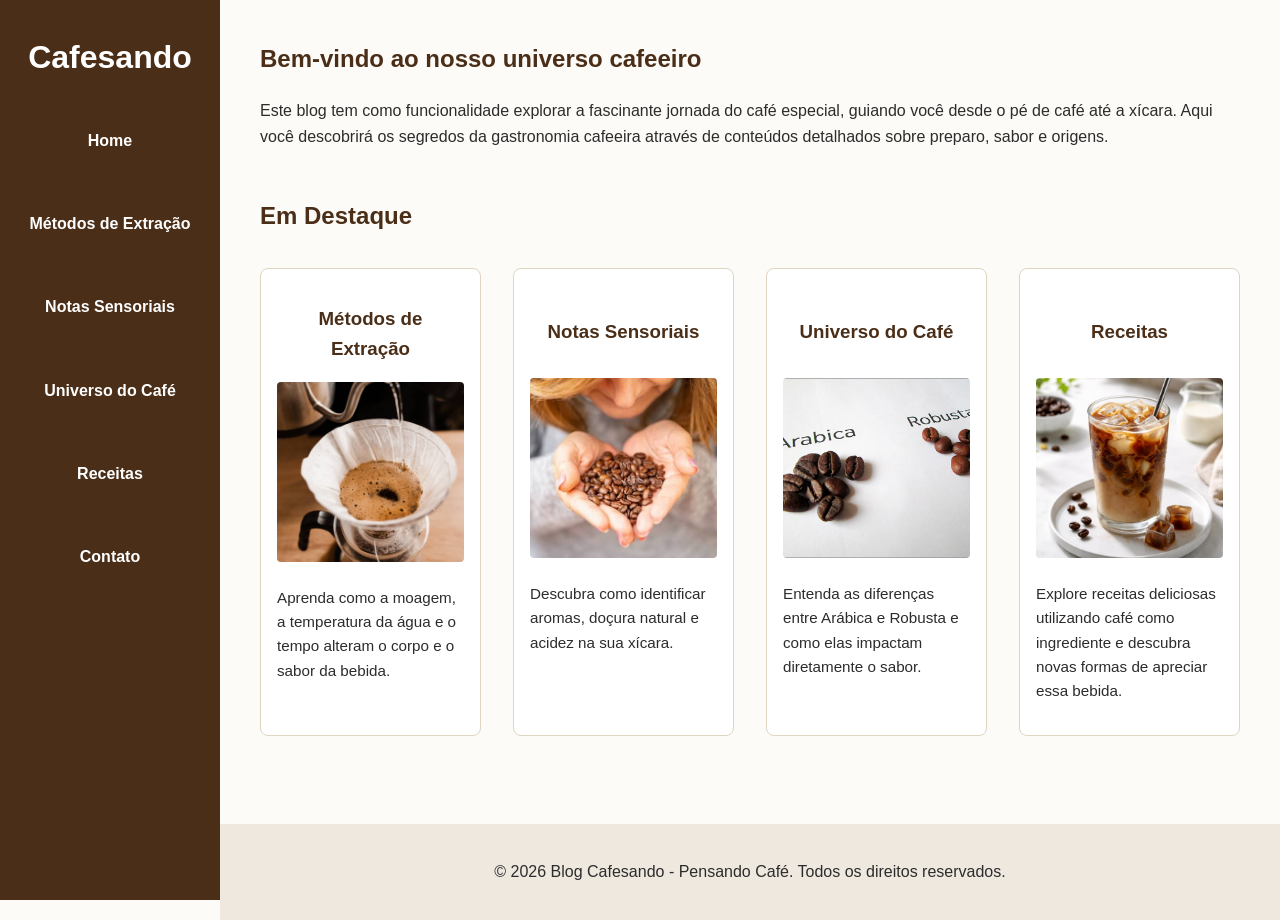
<file: index.html>
<!DOCTYPE html>
<html lang="pt-br">

<head>
    <meta charset="UTF-8">
    <meta name="viewport" content="width=device-width, initial-scale=1.0">
    <title>Home - Cafesando</title>
    <link rel="icon" type="image/png" href="img/favicon.png">
    <link rel="stylesheet" href="style.css">
</head>

<body>

    <div class="layout-site">

        <!-- menu lateral -->
        <header class="menu-lateral">
            <h1>Cafesando</h1>

            <nav>
                <ul>
                    <li><a href="index.html">Home</a></li>
                    <li><a href="extracao.html">Métodos de Extração</a></li>
                    <li><a href="sensorial.html">Notas Sensoriais</a></li>
                    <li><a href="especies.html">Universo do Café</a></li>
                    <li><a href="receitas.html">Receitas</a></li>
                    <li><a href="contato.html">Contato</a></li>
                </ul>
            </nav>
        </header>

        <!-- conteúdo principal -->
        <main class="conteudo-principal">

            <section>
                <h2>Bem-vindo ao nosso universo cafeeiro</h2>

                <p>
                    Este blog tem como funcionalidade explorar a fascinante
                    jornada do café especial, guiando você desde o pé de café
                    até a xícara. Aqui você descobrirá os segredos da gastronomia
                    cafeeira através de conteúdos detalhados sobre preparo,
                    sabor e origens.
                </p>
            </section>

            <section>
                <h2>Em Destaque</h2>

                <div class="destaques-container">

                    <!-- destaque 1 -->
                    <div class="card-destaque">
                        <h3>Métodos de Extração</h3>

                        <a href="extracao.html">
                            <img src="img/v60.jpg"
                                 alt="Métodos de Extração de Café">
                        </a>

                        <p>
                            Aprenda como a moagem, a temperatura da água
                            e o tempo alteram o corpo e o sabor da bebida.
                        </p>
                    </div>

                    <!-- destaque 2 -->
                    <div class="card-destaque">
                        <h3>Notas Sensoriais</h3>

                        <a href="sensorial.html">
                            <img src="img/notas.jpg"
                                 alt="Notas Sensoriais do Café">
                        </a>

                        <p>
                            Descubra como identificar aromas, doçura
                            natural e acidez na sua xícara.
                        </p>
                    </div>

                    <!-- destaque 3 -->
                    <div class="card-destaque">
                        <h3>Universo do Café</h3>

                        <a href="especies.html">
                            <img src="img/spcs.jpg"
                                 alt="Espécies de Café">
                        </a>

                        <p>
                            Entenda as diferenças entre Arábica e Robusta
                            e como elas impactam diretamente o sabor.
                        </p>
                    </div>

                    <!--destaque 4-->
                    <div class="card-destaque">
                        <h3>Receitas</h3>

                        <a href="receitas.html">
                            <img src="img/cafegelado.jpg"
                                 alt="Receita de Café Gelado">
                        </a>

                        <p>
                            Explore receitas deliciosas utilizando café como ingrediente e descubra novas formas de apreciar essa bebida.
                        </p>
                    </div>

                </div>
            </section>

        </main>

    </div>

    <!-- Rodapé -->
    <footer>
        <p>
            &copy; 2026 Blog Cafesando - Pensando Café.
            Todos os direitos reservados.
        </p>
    </footer>

</body>
</html>
</file>
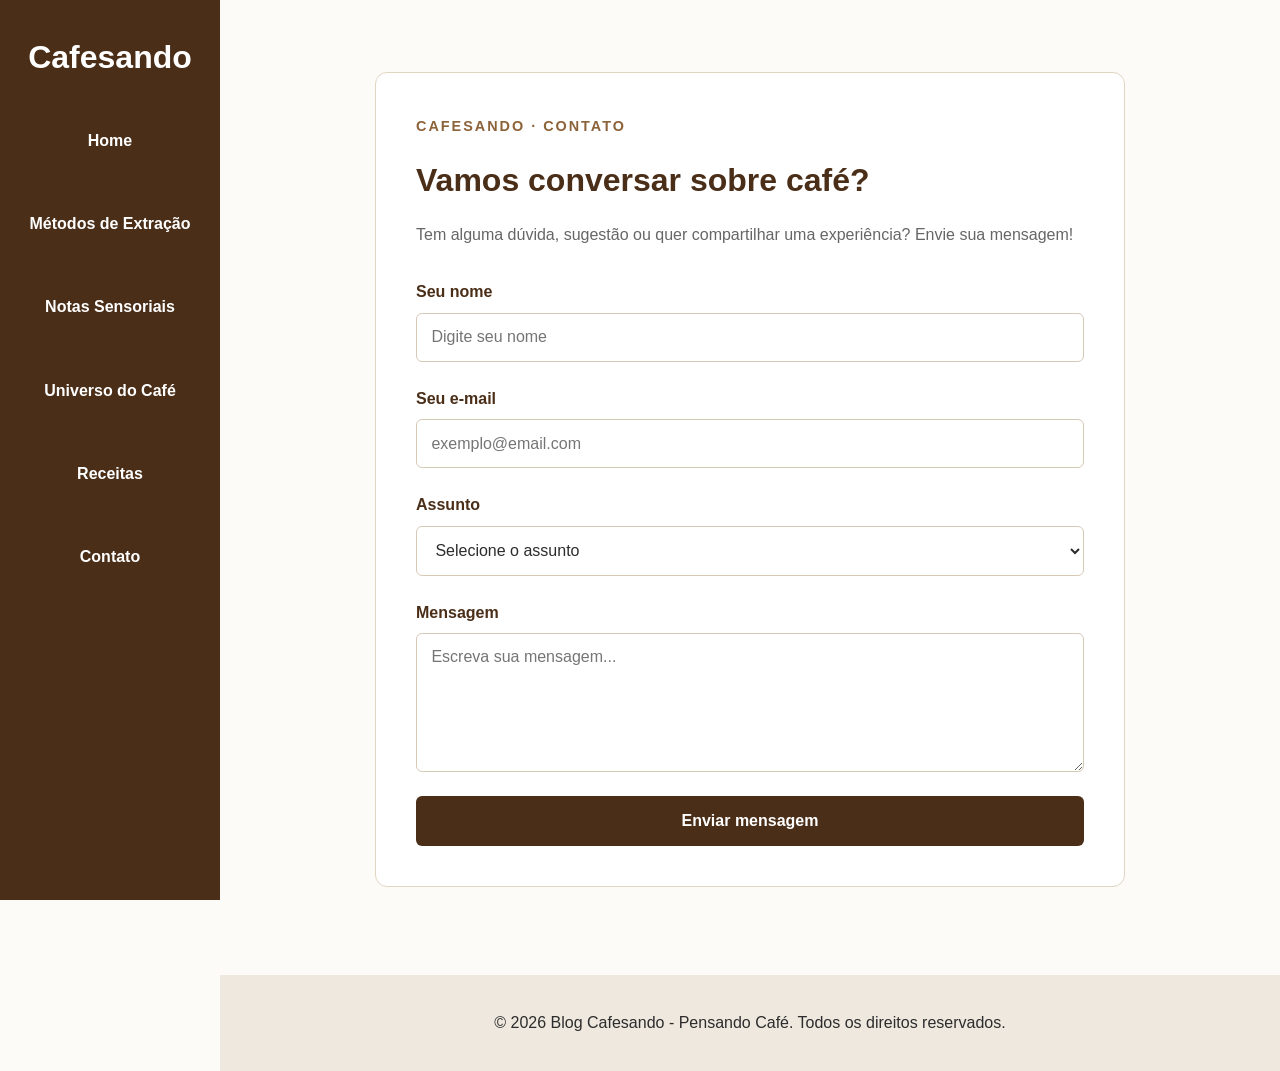
<file: contato.html>
<!DOCTYPE html>
<html lang="pt-br">

<head>
    <meta charset="UTF-8">
    <meta name="viewport" content="width=device-width, initial-scale=1.0">
    <title>Contato - Cafesando</title>
    <link rel="icon" type="image/png" href="img/favicon.png">
    <link rel="stylesheet" href="style.css">
</head>

<body>

    <header class="menu-lateral">
        <h1>Cafesando</h1>

        <nav>
            <ul>
                <li><a href="index.html">Home</a></li>
                <li><a href="extracao.html">Métodos de Extração</a></li>
                <li><a href="sensorial.html">Notas Sensoriais</a></li>
                <li><a href="especies.html">Universo do Café</a></li>
                <li><a href="receitas.html">Receitas</a></li>
                <li><a href="contato.html">Contato</a></li>
            </ul>
        </nav>
    </header>

    <main class="conteudo-principal">

        <section class="contato-container">

            <div class="contato-introducao">
                <span class="contato-categoria">
                    CAFESANDO · CONTATO
                </span>

                <h2>Vamos conversar sobre café?</h2>

                <p>
                    Tem alguma dúvida, sugestão ou quer
                    compartilhar uma experiência?
                    Envie sua mensagem!
                </p>
            </div>

            <form class="formulario-contato">

                <div class="campo-formulario">
                    <label for="nome">Seu nome</label>
                    <input
                        type="text"
                        id="nome"
                        name="nome"
                        placeholder="Digite seu nome"
                        required>
                </div>

                <div class="campo-formulario">
                    <label for="email">Seu e-mail</label>
                    <input
                        type="email"
                        id="email"
                        name="email"
                        placeholder="exemplo@email.com"
                        required>
                </div>

                <div class="campo-formulario">
                    <label for="assunto">Assunto</label>

                    <select id="assunto" name="assunto" required>
                        <option value="">
                            Selecione o assunto
                        </option>
                        <option value="duvida">Dúvida</option>
                        <option value="sugestao">Sugestão</option>
                        <option value="elogio">Elogio</option>
                        <option value="outro">Outro</option>
                    </select>
                </div>

                <div class="campo-formulario">
                    <label for="mensagem">Mensagem</label>

                    <textarea
                        id="mensagem"
                        name="mensagem"
                        rows="6"
                        placeholder="Escreva sua mensagem..."
                        required></textarea>
                </div>

                <button type="submit" class="botao-enviar">
                    Enviar mensagem
                </button>

            </form>

        </section>

    </main>

    <footer>
        <p>
            &copy; 2026 Blog Cafesando - Pensando Café.
            Todos os direitos reservados.
        </p>
    </footer>

</body>
</html>
</file>
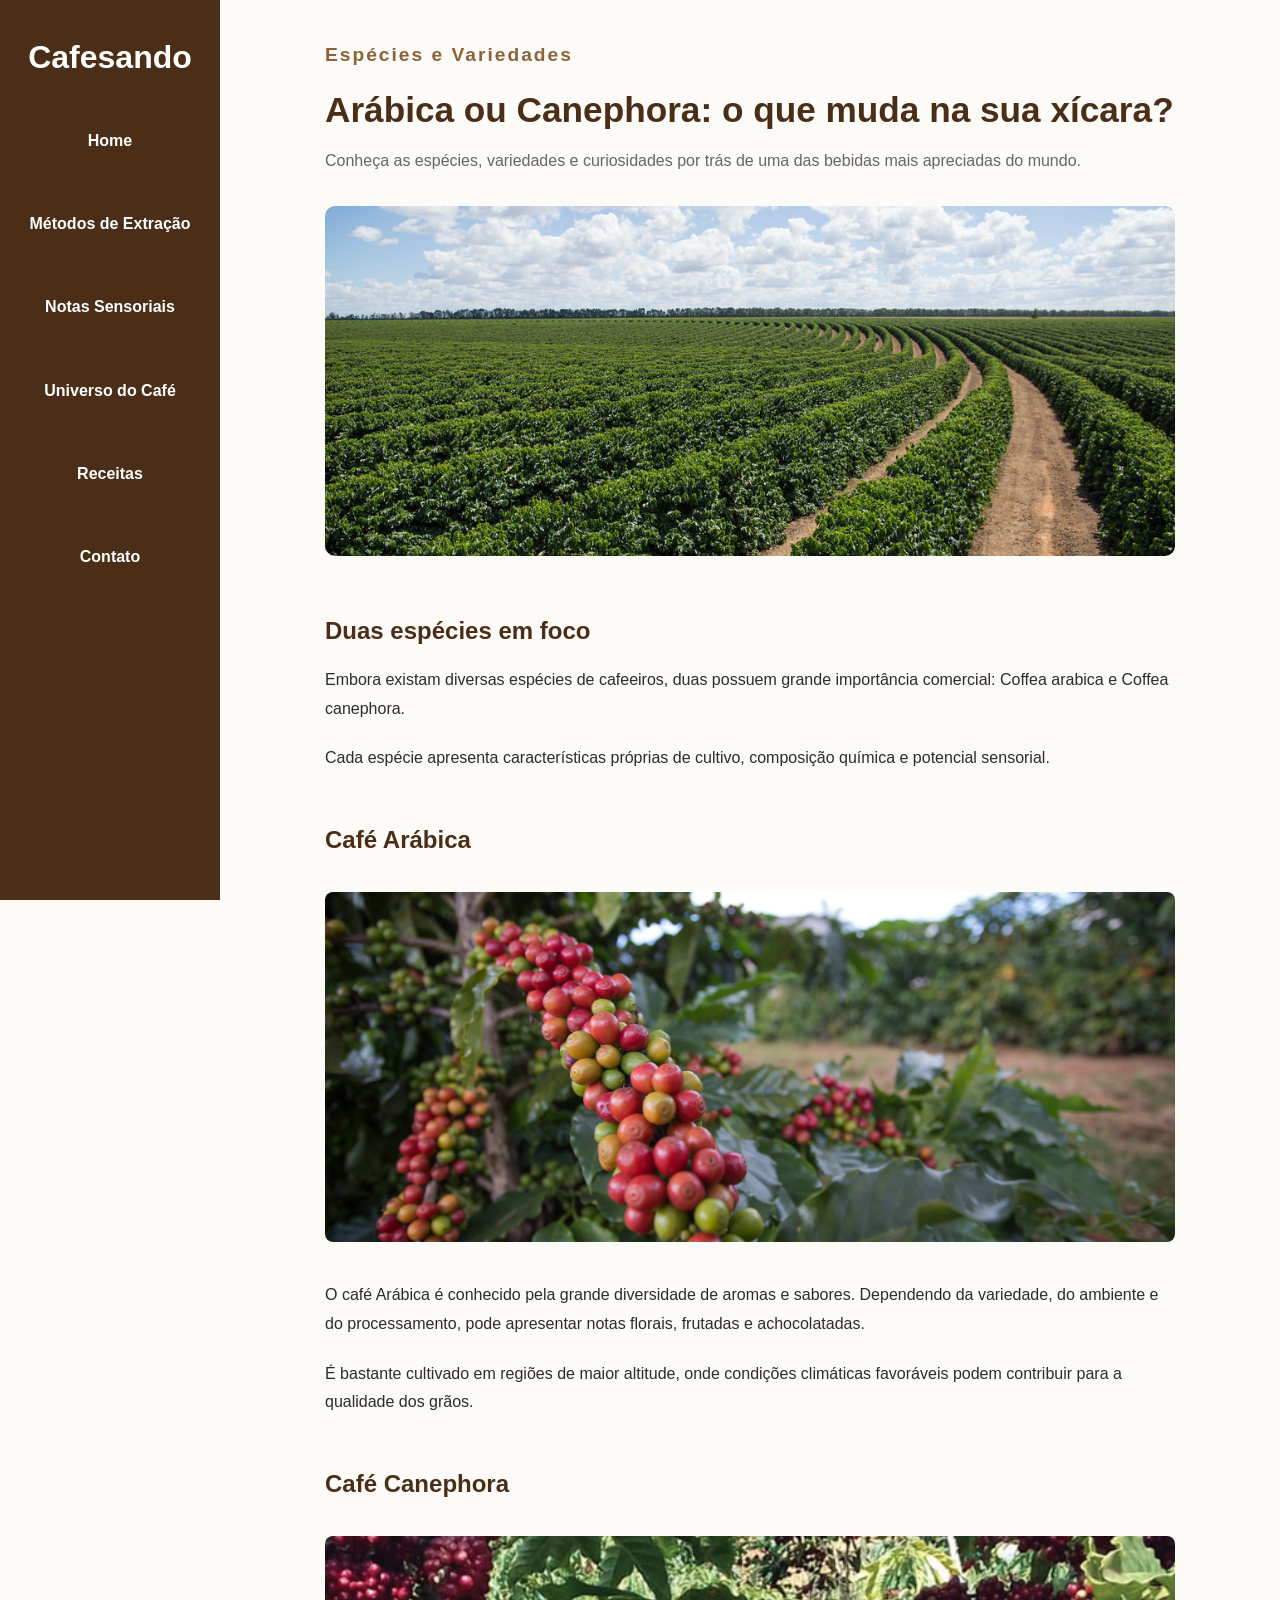
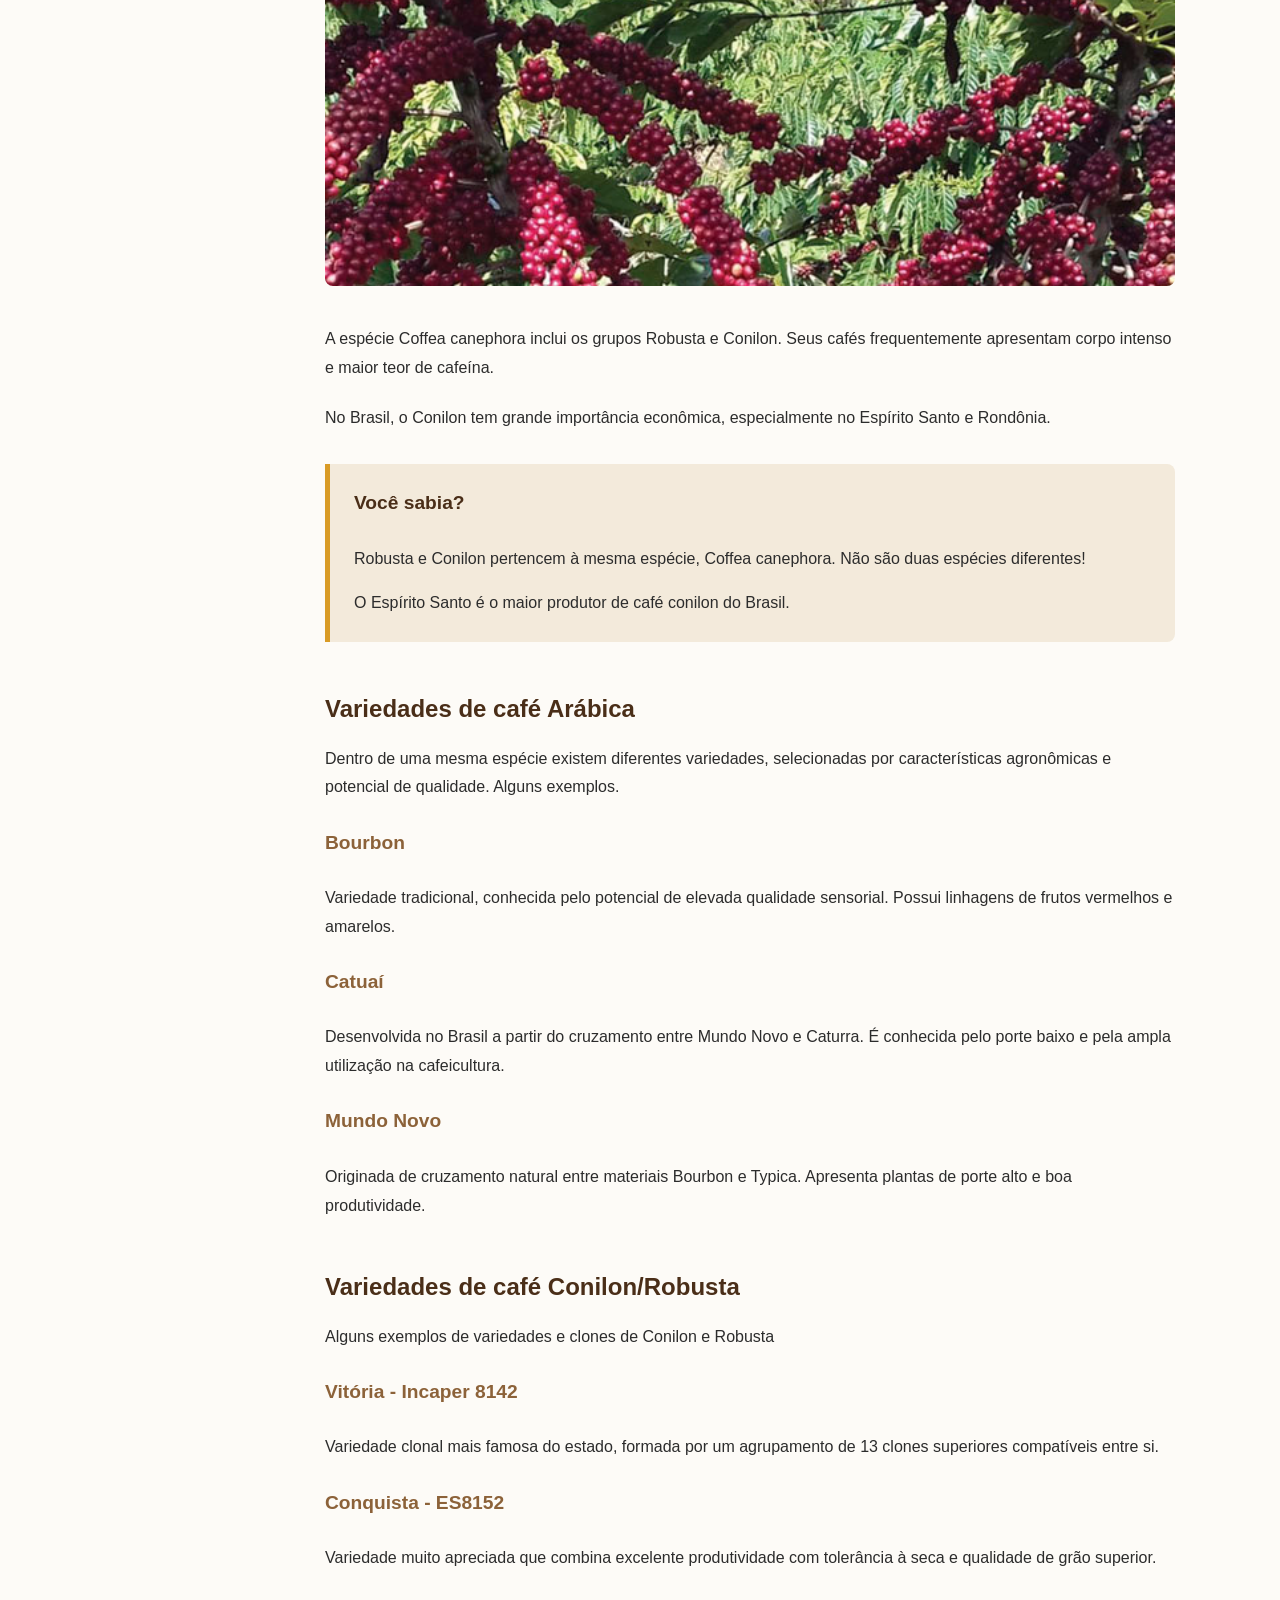
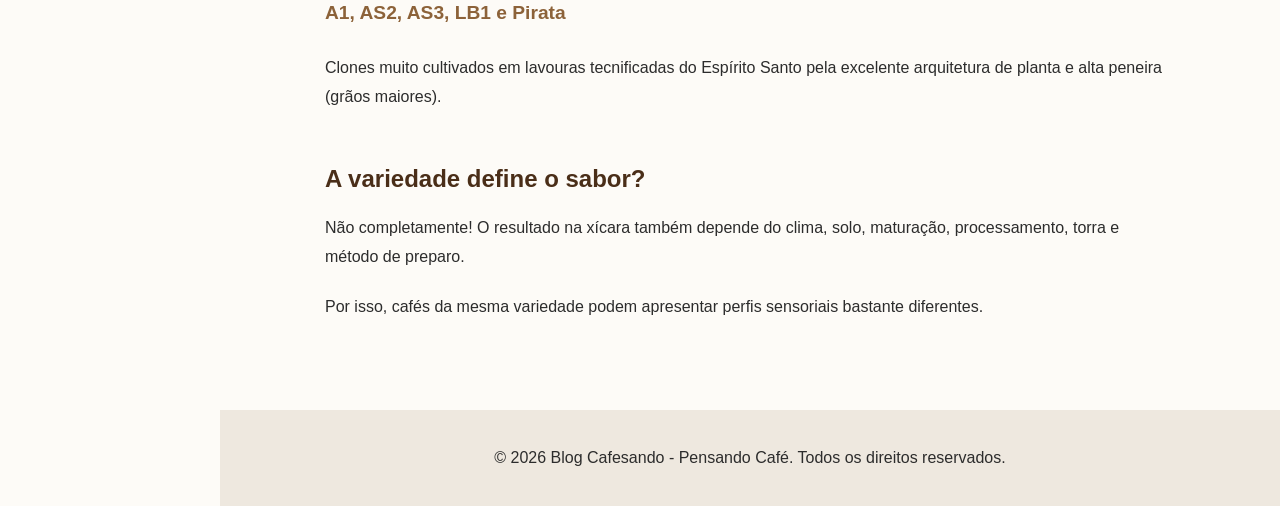
<file: especies.html>
<!DOCTYPE html>
<html lang="pt-br">
<head>
    <meta charset="UTF-8">
    <meta name="viewport" content="width=device-width, initial-scale=1.0">
    <title>Universo do Café - Cafesando</title>
    <link rel="icon" type="image/png" href="img/favicon.png">
    <link rel="stylesheet" href="style.css">
</head>
<body>

    <header class="menu-lateral">
        <h1>Cafesando</h1>

        <nav>
            <ul>
                <li><a href="index.html">Home</a></li>
                <li><a href="extracao.html">Métodos de Extração</a></li>
                <li><a href="sensorial.html">Notas Sensoriais</a></li>
                <li><a href="especies.html">Universo do Café</a></li>
                <li><a href="receitas.html">Receitas</a></li>
                <li><a href="contato.html">Contato</a></li>
            </ul>
        </nav>
    </header>

    
<main class="conteudo-principal">

    <article class="artigo-cafe">

        <header class="artigo-cabecalho">
            <span class="artigo-categoria">
                Espécies e Variedades
            </span>

            <h2>
                Arábica ou Canephora:
                o que muda na sua xícara?
            </h2>

            <p>
                Conheça as espécies, variedades e
                curiosidades por trás de uma das
                bebidas mais apreciadas do mundo.
            </p>
        </header>

        <img class="artigo-capa"
             src="img/cafeplantacao.jpg"
             alt="Frutos maduros em uma plantação de café">

        <section class="artigo-secao">
            <h3>Duas espécies em foco</h3>

            <p>
                Embora existam diversas espécies de
                cafeeiros, duas possuem grande importância
                comercial: Coffea arabica e
                Coffea canephora.
            </p>

            <p>
                Cada espécie apresenta características
                próprias de cultivo, composição química
                e potencial sensorial.
            </p>
        </section>

        <section class="artigo-secao">
            <h3>Café Arábica</h3>

            <img src="img/arabica.jpg"
                 alt="Frutos de café Arábica">

            <p>
                O café Arábica é conhecido pela grande
                diversidade de aromas e sabores.
                Dependendo da variedade, do ambiente
                e do processamento, pode apresentar
                notas florais, frutadas e achocolatadas.
            </p>

            <p>
                É bastante cultivado em regiões de
                maior altitude, onde condições
                climáticas favoráveis podem contribuir
                para a qualidade dos grãos.
            </p>
        </section>

        <section class="artigo-secao">
            <h3>Café Canephora</h3>

            <img src="img/canephora.jpg"
                 alt="Frutos de café Canephora">

            <p>
                A espécie Coffea canephora inclui
                os grupos Robusta e Conilon.
                Seus cafés frequentemente apresentam
                corpo intenso e maior teor de cafeína.
            </p>

            <p>
                No Brasil, o Conilon tem grande
                importância econômica, especialmente
                no Espírito Santo e Rondônia.
            </p>

            <aside class="curiosidade">
                <h4>Você sabia?</h4>
                <p>
                    Robusta e Conilon pertencem à
                    mesma espécie, Coffea canephora.
                    Não são duas espécies diferentes!
                </p>
                <p>
                    O Espírito Santo é o maior produtor de café conilon do Brasil. 
                </p>
            </aside>
        </section>

        <section class="artigo-secao">
            <h3>Variedades de café Arábica</h3>

            <p>
                Dentro de uma mesma espécie existem
                diferentes variedades, selecionadas
                por características agronômicas e
                potencial de qualidade. Alguns exemplos.
            </p>

            <h4>Bourbon</h4>
            <p>
                Variedade tradicional, conhecida pelo
                potencial de elevada qualidade sensorial.
                Possui linhagens de frutos vermelhos
                e amarelos.
            </p>

            <h4>Catuaí</h4>
            <p>
                Desenvolvida no Brasil a partir do
                cruzamento entre Mundo Novo e Caturra.
                É conhecida pelo porte baixo e pela
                ampla utilização na cafeicultura.
            </p>

            <h4>Mundo Novo</h4>
            <p>
                Originada de cruzamento natural entre
                materiais Bourbon e Typica.
                Apresenta plantas de porte alto e
                boa produtividade.
            </p>
        </section>

        <section class="artigo-secao">
            <h3>Variedades de café Conilon/Robusta</h3>

            <p>
                Alguns exemplos de variedades e clones de Conilon e Robusta
            </p>

            <h4>Vitória - Incaper 8142</h4>
            <p>
                Variedade clonal mais famosa do estado, formada por um agrupamento de 13 clones superiores compatíveis entre si.
            </p>

            <h4>Conquista - ES8152</h4>
            <p>
                Variedade muito apreciada que combina excelente produtividade com tolerância à seca e qualidade de grão superior.
            </p>

            <h4>A1, AS2, AS3, LB1 e Pirata</h4>
            <p>
                 Clones muito cultivados em lavouras tecnificadas do Espírito Santo pela excelente arquitetura de planta e alta peneira (grãos maiores).
            </p>
        </section>

        <section class="artigo-secao">
            <h3>A variedade define o sabor?</h3>

            <p>
                Não completamente! O resultado na
                xícara também depende do clima,
                solo, maturação, processamento,
                torra e método de preparo.
            </p>

            <p>
                Por isso, cafés da mesma variedade
                podem apresentar perfis sensoriais
                bastante diferentes.
            </p>
        </section>

    </article>

</main>


    <footer>
        <p>
            &copy; 2026 Blog Cafesando - Pensando Café.
            Todos os direitos reservados.
        </p>
    </footer>

</body>
</html>
</file>
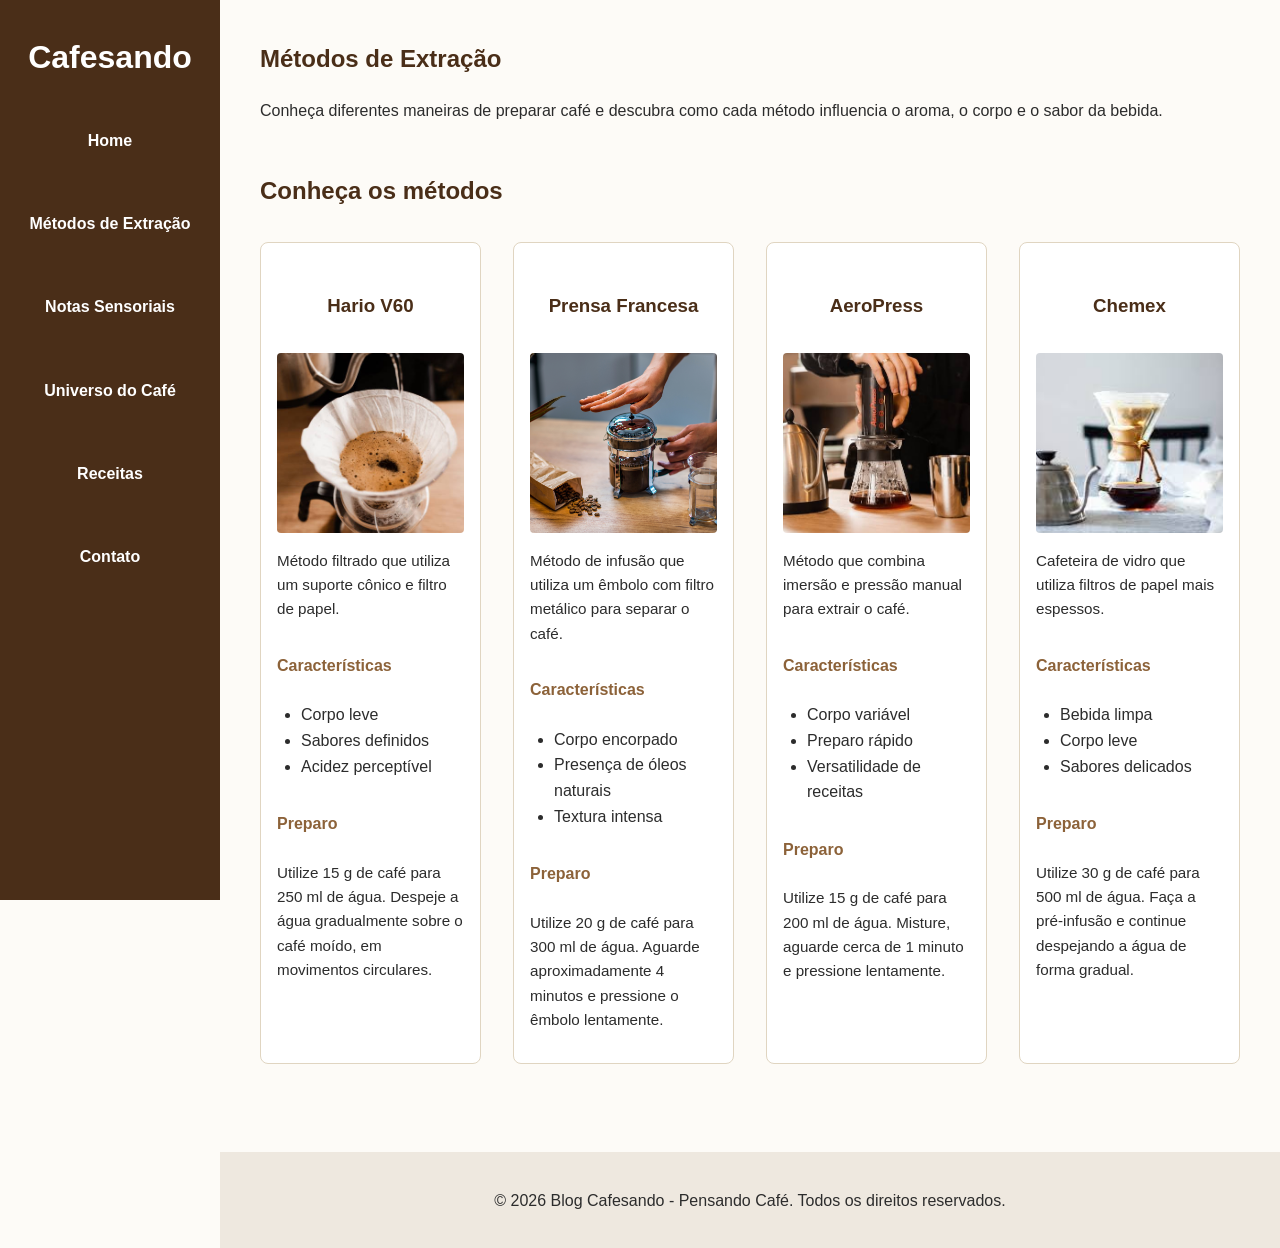
<file: extracao.html>
<!DOCTYPE html>
<html lang="pt-br">
<head>
    <meta charset="UTF-8">
    <meta name="viewport" content="width=device-width, initial-scale=1.0">
    <title>Métodos de Extração - Cafesando</title>
    <link rel="icon" type="image/png" href="img/favicon.png">
    <link rel="stylesheet" href="style.css">
</head>
<body>

    <header class="menu-lateral">
        <h1>Cafesando</h1>

        <nav>
            <ul>
                <li><a href="index.html">Home</a></li>
                <li><a href="extracao.html">Métodos de Extração</a></li>
                <li><a href="sensorial.html">Notas Sensoriais</a></li>
                <li><a href="especies.html">Universo do Café</a></li>
                <li><a href="receitas.html">Receitas</a></li>
                <li><a href="contato.html">Contato</a></li>
            </ul>
        </nav>
    </header>

    <main class="conteudo-principal">

        <section>
            <h2>Métodos de Extração</h2>
            <p>
                Conheça diferentes maneiras de preparar café
                e descubra como cada método influencia o
                aroma, o corpo e o sabor da bebida.
            </p>
        </section>

        <section>
            <h2>Conheça os métodos</h2>

            <div class="destaques-container">

                <!-- Método 1 -->
                <article class="card-destaque">
                    <h3>Hario V60</h3>
                    <img src="img/v60.jpg" alt="Café preparado no V60">

                    <p>
                        Método filtrado que utiliza um suporte
                        cônico e filtro de papel.
                    </p>

                    <h4>Características</h4>
                    <ul>
                        <li>Corpo leve</li>
                        <li>Sabores definidos</li>
                        <li>Acidez perceptível</li>
                    </ul>

                    <h4>Preparo</h4>
                    <p>
                        Utilize 15 g de café para 250 ml de água.
                        Despeje a água gradualmente sobre o café
                        moído, em movimentos circulares.
                    </p>
                </article>

                <!-- Método 2 -->
                <article class="card-destaque">
                    <h3>Prensa Francesa</h3>
                    <img src="img/prensa.jpg" alt="Prensa francesa">

                    <p>
                        Método de infusão que utiliza um êmbolo
                        com filtro metálico para separar o café.
                    </p>

                    <h4>Características</h4>
                    <ul>
                        <li>Corpo encorpado</li>
                        <li>Presença de óleos naturais</li>
                        <li>Textura intensa</li>
                    </ul>

                    <h4>Preparo</h4>
                    <p>
                        Utilize 20 g de café para 300 ml de água.
                        Aguarde aproximadamente 4 minutos
                        e pressione o êmbolo lentamente.
                    </p>
                </article>

                <!-- Método 3 -->
                <article class="card-destaque">
                    <h3>AeroPress</h3>
                    <img src="img/aeropress.jpg" alt="Cafeteira AeroPress">

                    <p>
                        Método que combina imersão e pressão
                        manual para extrair o café.
                    </p>

                    <h4>Características</h4>
                    <ul>
                        <li>Corpo variável</li>
                        <li>Preparo rápido</li>
                        <li>Versatilidade de receitas</li>
                    </ul>

                    <h4>Preparo</h4>
                    <p>
                        Utilize 15 g de café para 200 ml de água.
                        Misture, aguarde cerca de 1 minuto
                        e pressione lentamente.
                    </p>
                </article>

                <!-- Método 4 -->
                <article class="card-destaque">
                    <h3>Chemex</h3>
                    <img src="img/chemex.jpg" alt="Cafeteira Chemex">

                    <p>
                        Cafeteira de vidro que utiliza filtros
                        de papel mais espessos.
                    </p>

                    <h4>Características</h4>
                    <ul>
                        <li>Bebida limpa</li>
                        <li>Corpo leve</li>
                        <li>Sabores delicados</li>
                    </ul>

                    <h4>Preparo</h4>
                    <p>
                        Utilize 30 g de café para 500 ml de água.
                        Faça a pré-infusão e continue despejando
                        a água de forma gradual.
                    </p>
                </article>

            </div>
        </section>

    </main>

    <footer>
        <p>&copy; 2026 Blog Cafesando - Pensando Café. Todos os direitos reservados.</p>
    </footer>

</body>
</html>
</file>
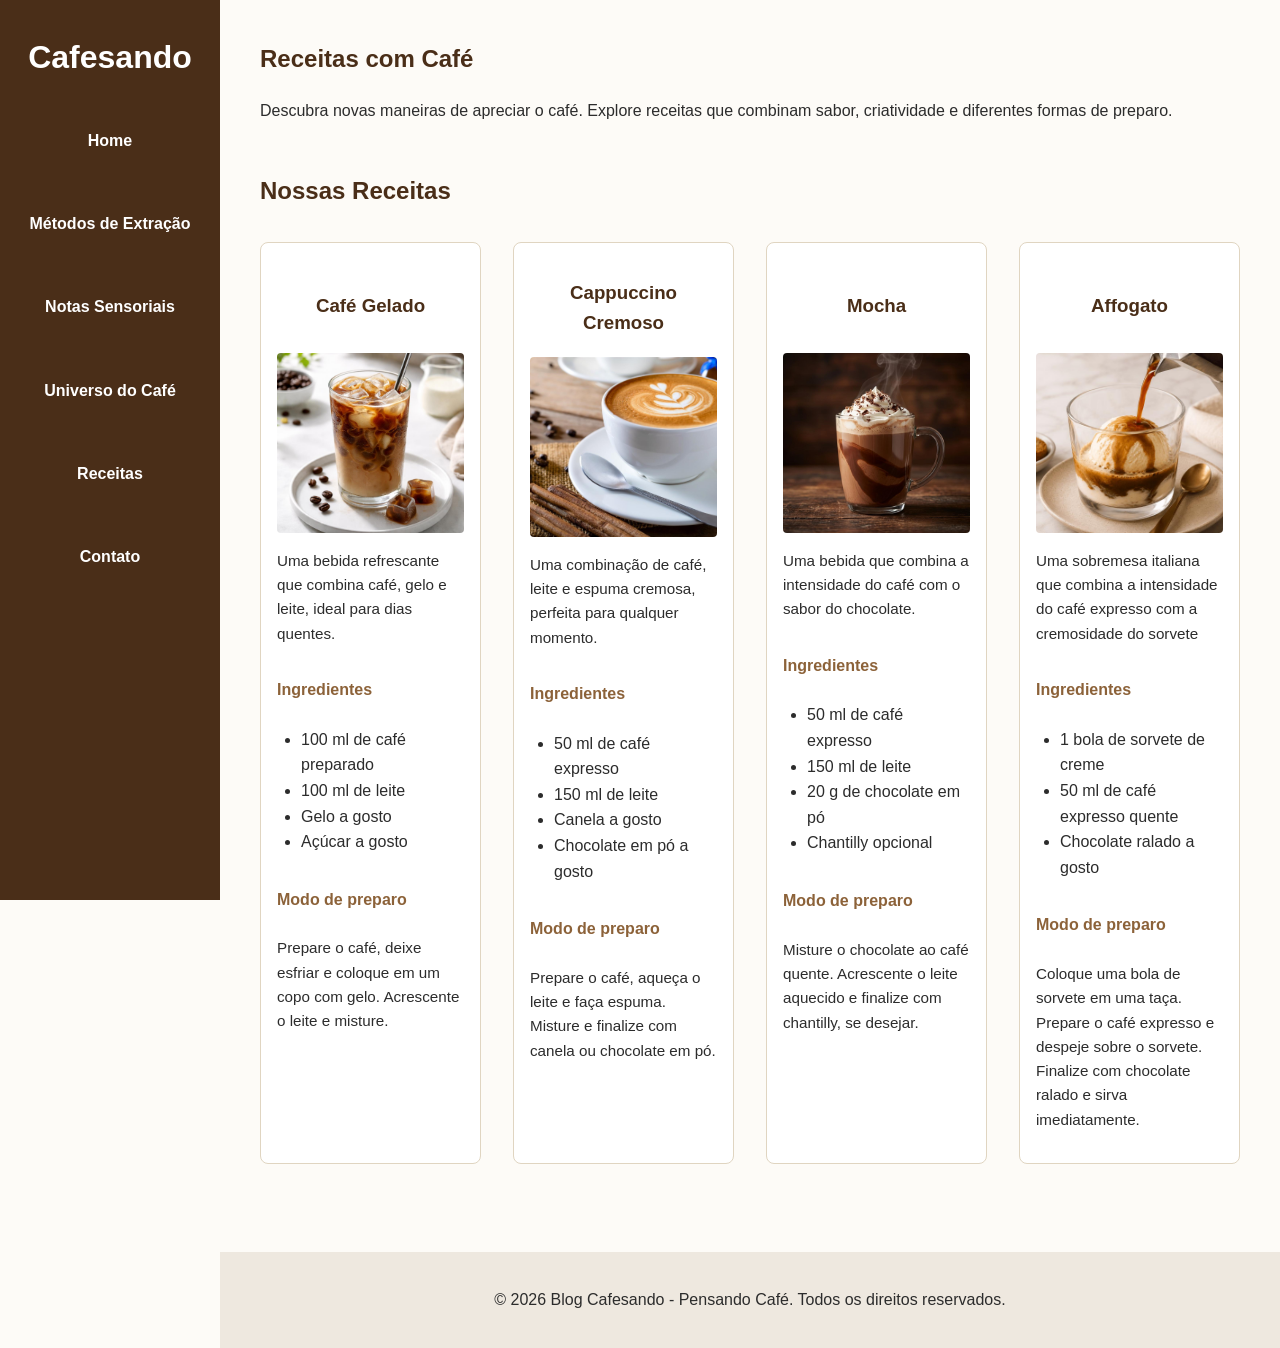
<file: receitas.html>
<!DOCTYPE html>
<html lang="pt-br">

<head>
    <meta charset="UTF-8">
    <meta name="viewport" content="width=device-width, initial-scale=1.0">
    <title>Receitas - Cafesando</title>
    <link rel="icon" type="image/png" href="img/favicon.png">
    <link rel="stylesheet" href="style.css">
</head>

<body>

    <!-- Menu lateral -->
    <header class="menu-lateral">
        <h1>Cafesando</h1>

        <nav>
            <ul>
                <li><a href="index.html">Home</a></li>
                <li><a href="extracao.html">Métodos de Extração</a></li>
                <li><a href="sensorial.html">Notas Sensoriais</a></li>
                <li><a href="especies.html">Universo do Café</a></li>
                <li><a href="receitas.html">Receitas</a></li>
                <li><a href="contato.html">Contato</a></li>
            </ul>
        </nav>
    </header>

    <!-- Conteúdo principal -->
    <main class="conteudo-principal">

        <section>
            <h2>Receitas com Café</h2>

            <p>
                Descubra novas maneiras de apreciar o café.
                Explore receitas que combinam sabor, criatividade
                e diferentes formas de preparo.
            </p>
        </section>

        <!-- Lista de receitas -->
        <section>
            <h2>Nossas Receitas</h2>

            <div class="destaques-container">

                <!-- Receita 1 -->
                <div class="card-destaque">
                    <h3>Café Gelado</h3>

                    <img src="img/cafegelado.jpg"
                         alt="Café gelado com gelo e leite">

                    <p>
                        Uma bebida refrescante que combina café,
                        gelo e leite, ideal para dias quentes.
                    </p>

                    <h4>Ingredientes</h4>

                    <ul>
                        <li>100 ml de café preparado</li>
                        <li>100 ml de leite</li>
                        <li>Gelo a gosto</li>
                        <li>Açúcar a gosto</li>
                    </ul>

                    <h4>Modo de preparo</h4>

                    <p>
                        Prepare o café, deixe esfriar e coloque
                        em um copo com gelo. Acrescente o leite
                        e misture.
                    </p>
                </div>

                <!-- Receita 2 -->
                <div class="card-destaque">
                    <h3>Cappuccino Cremoso</h3>

                    <img src="img/cappuccino.jpg"
                         alt="Cappuccino cremoso em uma xícara">

                    <p>
                        Uma combinação de café, leite e espuma
                        cremosa, perfeita para qualquer momento.
                    </p>

                    <h4>Ingredientes</h4>

                    <ul>
                        <li>50 ml de café expresso</li>
                        <li>150 ml de leite</li>
                        <li>Canela a gosto</li>
                        <li>Chocolate em pó a gosto</li>
                    </ul>

                    <h4>Modo de preparo</h4>

                    <p>
                        Prepare o café, aqueça o leite e faça
                        espuma. Misture e finalize com canela
                        ou chocolate em pó.
                    </p>
                </div>

                <!-- Receita 3 -->
                <div class="card-destaque">
                    <h3>Mocha</h3>

                    <img src="img/mocha.jpg"
                         alt="Café mocha com chocolate">

                    <p>
                        Uma bebida que combina a intensidade
                        do café com o sabor do chocolate.
                    </p>

                    <h4>Ingredientes</h4>

                    <ul>
                        <li>50 ml de café expresso</li>
                        <li>150 ml de leite</li>
                        <li>20 g de chocolate em pó</li>
                        <li>Chantilly opcional</li>
                    </ul>

                    <h4>Modo de preparo</h4>

                    <p>
                        Misture o chocolate ao café quente.
                        Acrescente o leite aquecido e finalize
                        com chantilly, se desejar.
                    </p>
                </div>

                <!-- Receita 4 -->
                <div class="card-destaque">
                    <h3>Affogato</h3>

                    <img src="img/affogato.jpg"
                         alt="Affogato com café expresso e sorvete">

                    <p>
                       Uma sobremesa italiana que combina a intensidade do café expresso com a cremosidade do sorvete 
                    </p>

                    <h4>Ingredientes</h4>

                    <ul>
                        <li>1 bola de sorvete de creme</li>
                        <li>50 ml de café expresso quente</li>
                        <li>Chocolate ralado a gosto</li>
                    </ul>

                    <h4>Modo de preparo</h4>

                    <p>
                        Coloque uma bola de sorvete em uma taça. Prepare o café expresso e despeje sobre o sorvete. Finalize com chocolate ralado e sirva imediatamente.
                    </p>
                </div>
               
            </div>
        </section>

    </main>

    <!-- Rodapé -->
    <footer>
        <p>
            &copy; 2026 Blog Cafesando - Pensando Café.
            Todos os direitos reservados.
        </p>
    </footer>

</body>
</html>
</file>
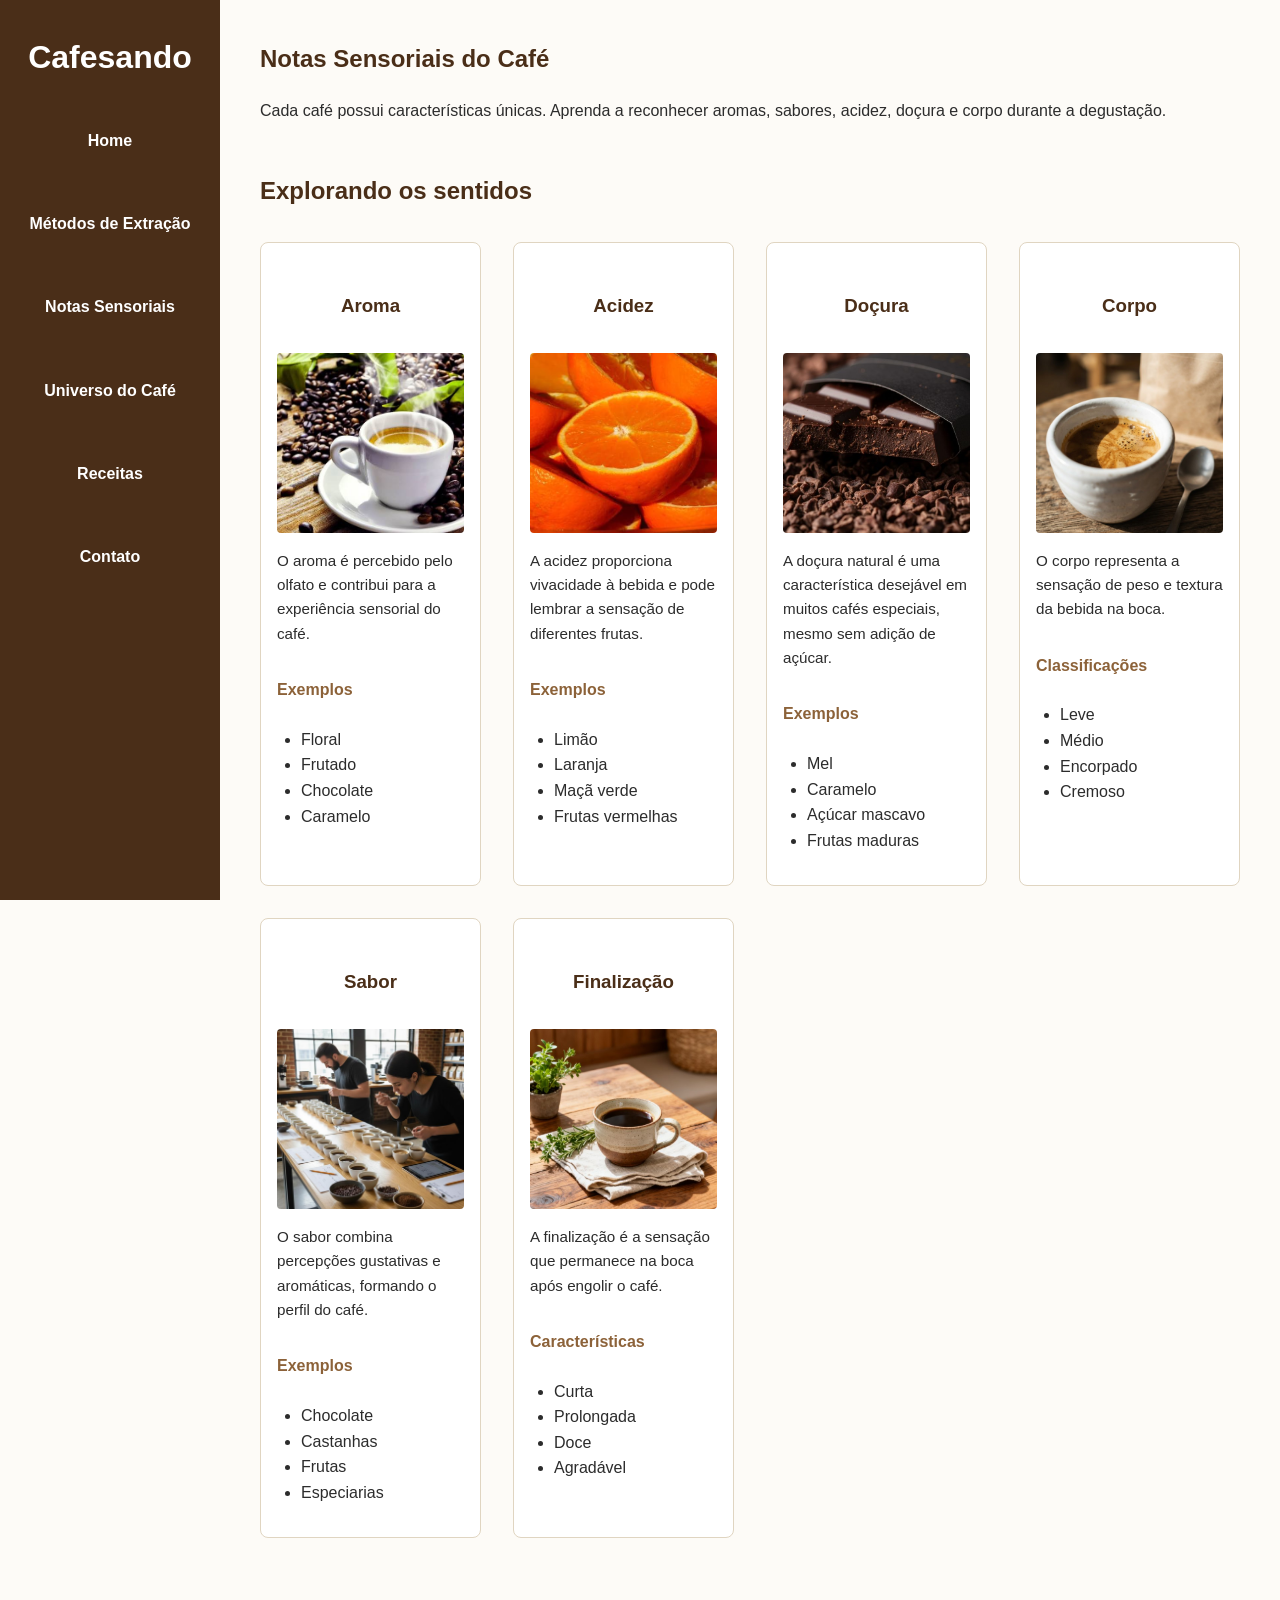
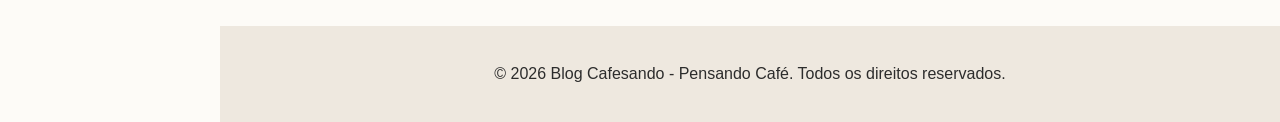
<file: sensorial.html>
<!DOCTYPE html>
<html lang="pt-br">
<head>
    <meta charset="UTF-8">
    <meta name="viewport" content="width=device-width, initial-scale=1.0">
    <title>Notas Sensoriais - Cafesando</title>
    <link rel="icon" type="image/png" href="img/favicon.png">
    <link rel="stylesheet" href="style.css">
</head>
<body>

    <header class="menu-lateral">
        <h1>Cafesando</h1>

        <nav>
            <ul>
                <li><a href="index.html">Home</a></li>
                <li><a href="extracao.html">Métodos de Extração</a></li>
                <li><a href="sensorial.html">Notas Sensoriais</a></li>
                <li><a href="especies.html">Universo do Café</a></li>
                <li><a href="receitas.html">Receitas</a></li>
                <li><a href="contato.html">Contato</a></li>
            </ul>
        </nav>
    </header>

    <main class="conteudo-principal">

        <section>
            <h2>Notas Sensoriais do Café</h2>
            <p>
                Cada café possui características únicas.
                Aprenda a reconhecer aromas, sabores,
                acidez, doçura e corpo durante a degustação.
            </p>
        </section>

        <section>
            <h2>Explorando os sentidos</h2>

            <div class="destaques-container">

                <!-- aroma -->
                <article class="card-destaque">
                    <h3>Aroma</h3>
                    <img src="img/aroma.jpg" alt="Aroma do café">

                    <p>
                        O aroma é percebido pelo olfato
                        e contribui para a experiência
                        sensorial do café.
                    </p>

                    <h4>Exemplos</h4>
                    <ul>
                        <li>Floral</li>
                        <li>Frutado</li>
                        <li>Chocolate</li>
                        <li>Caramelo</li>
                    </ul>
                </article>

                <!-- acidez -->
                <article class="card-destaque">
                    <h3>Acidez</h3>
                    <img src="img/acidez.jpg" alt="Frutas cítricas">

                    <p>
                        A acidez proporciona vivacidade
                        à bebida e pode lembrar a sensação
                        de diferentes frutas.
                    </p>

                    <h4>Exemplos</h4>
                    <ul>
                        <li>Limão</li>
                        <li>Laranja</li>
                        <li>Maçã verde</li>
                        <li>Frutas vermelhas</li>
                    </ul>
                </article>

                <!-- doçura -->
                <article class="card-destaque">
                    <h3>Doçura</h3>
                    <img src="img/docura.jpg" alt="Mel e caramelo">

                    <p>
                        A doçura natural é uma característica
                        desejável em muitos cafés especiais,
                        mesmo sem adição de açúcar.
                    </p>

                    <h4>Exemplos</h4>
                    <ul>
                        <li>Mel</li>
                        <li>Caramelo</li>
                        <li>Açúcar mascavo</li>
                        <li>Frutas maduras</li>
                    </ul>
                </article>

                <!-- corpo -->
                <article class="card-destaque">
                    <h3>Corpo</h3>
                    <img src="img/corpo.jpg" alt="Xícara de café">

                    <p>
                        O corpo representa a sensação
                        de peso e textura da bebida
                        na boca.
                    </p>

                    <h4>Classificações</h4>
                    <ul>
                        <li>Leve</li>
                        <li>Médio</li>
                        <li>Encorpado</li>
                        <li>Cremoso</li>
                    </ul>
                </article>

                <!-- sabor -->
                <article class="card-destaque">
                    <h3>Sabor</h3>
                    <img src="img/sabor.jpg" alt="Degustação de café">

                    <p>
                        O sabor combina percepções
                        gustativas e aromáticas,
                        formando o perfil do café.
                    </p>

                    <h4>Exemplos</h4>
                    <ul>
                        <li>Chocolate</li>
                        <li>Castanhas</li>
                        <li>Frutas</li>
                        <li>Especiarias</li>
                    </ul>
                </article>

                <!-- finalização -->
                <article class="card-destaque">
                    <h3>Finalização</h3>
                    <img src="img/finalizacao.jpg" alt="Café especial">

                    <p>
                        A finalização é a sensação
                        que permanece na boca após
                        engolir o café.
                    </p>

                    <h4>Características</h4>
                    <ul>
                        <li>Curta</li>
                        <li>Prolongada</li>
                        <li>Doce</li>
                        <li>Agradável</li>
                    </ul>
                </article>

            </div>
        </section>

    </main>

    <footer>
        <p>&copy; 2026 Blog Cafesando - Pensando Café. Todos os direitos reservados.</p>
    </footer>

</body>
</html>
</file>
<file: style.css>
/* config global e cores */
:root {
    --cor-primaria: #4a2e18;
    --cor-secundaria: #8c6239;
    --cor-fundo: #fdfbf7;
    --cor-texto: #2c2c2c;
    --cor-destaque: #d99b26;
}

* {
    box-sizing: border-box;
}

body {
    font-family: 'Segoe UI', Tahoma, Geneva, Verdana, sans-serif;
    background-color: var(--cor-fundo);
    color: var(--cor-texto);
    margin: 0;
    padding: 0;
    line-height: 1.6;

    min-height: 100vh;
    display: flex;
    flex-direction: column;
}

/* estrutura principal */
.layout-site {
    display: flex;
    flex: 1;
    min-height: 0;
}

/* menu lateral */
.menu-lateral {
    width: 220px;
    flex-shrink: 0;

    background-color: var(--cor-primaria);
    color: white;
    padding: 2rem 1rem;
}

.menu-lateral h1 {
    margin: 0 0 2rem;
    font-size: 2rem;
    text-align: center;
    white-space: nowrap;
}

/* navegaçao */
nav ul {
    list-style: none;
    padding: 0;
    margin: 0;

    display: flex;
    flex-direction: column;
    gap: 1rem;
}

nav a {
    display: block;
    color: white;
    text-decoration: none;
    font-weight: 600;
    text-align: center;
    padding: 0.7rem;

    transition: color 0.3s ease;
}

nav a:hover {
    color: var(--cor-destaque);
}

/* conteudo principal*/
.conteudo-principal {
    flex: 1;
    min-width: 0;
    padding: 2.5rem;
}

.conteudo-principal h2 {
    color: var(--cor-primaria);
    margin-top: 0;
}

.conteudo-principal section {
    margin-bottom: 3rem;
}

/* destaques */
.destaques-container {
    display: grid;
    grid-template-columns: repeat(4, minmax(0, 1fr));
    gap: 2rem;
    margin-top: 2rem;
}

.card-destaque {
    background-color: white;
    border: 1px solid #e0d5c1;
    border-radius: 8px;
    padding: 1rem;
    text-align: center;

    transition: transform 0.3s ease;
}

.card-destaque:hover {
    transform: translateY(-5px);
}

.card-destaque h3 {
    color: var(--cor-primaria);
}

.card-destaque img {
    width: 100%;
    height: 180px;
    object-fit: cover;
    border-radius: 4px;
}

.card-destaque p {
    font-size: 0.95rem;
}

/* rodape */
footer {
    background-color: #eee8df;
    color: var(--cor-texto);
    text-align: center;
    padding: 1.2rem;
}

/* resposta */
@media (max-width: 1000px) {
    .destaques-container {
        grid-template-columns: repeat(2, minmax(0, 1fr));
    }
}

@media (max-width: 650px) {
    .layout-site {
        flex-direction: column;
    }

    .menu-lateral {
        width: 100%;
    }

    .menu-lateral h1 {
        margin-bottom: 1rem;
    }

    nav ul {
        flex-direction: row;
        justify-content: center;
        flex-wrap: wrap;
        gap: 0.3rem;
    }

    .conteudo-principal {
        padding: 1.5rem;
    }

    .destaques-container {
        grid-template-columns: 1fr;
    }
}

.card-destaque {
    background-color: #ffffff;
    border: 1px solid #e0d5c1;
    border-radius: 8px;
    padding: 1rem;
    text-align: center;

    display: flex;
    flex-direction: column;
    align-items: center;
}

.card-destaque h3 {
    min-height: 3.5rem;
    display: flex;
    align-items: center;
    justify-content: center;
}

.card-destaque a {
    display: block;
    width: 100%;
}

.card-destaque img {
    width: 100%;
    height: 180px;
    object-fit: cover;
    border-radius: 4px;
}

.card-destaque p {
    margin-top: 1rem;
}


/* menu lateral padrão */

.menu-lateral {
    position: fixed;
    top: 0;
    left: 0;

    width: 220px;
    height: 100vh;

    background-color: var(--cor-primaria);
    color: white;
    padding: 2rem 1rem;

    overflow-y: auto;
    z-index: 1000;
}

.menu-lateral h1 {
    text-align: center;
    font-size: 2rem;
    margin-bottom: 2rem;
}

.menu-lateral ul {
    list-style: none;
    padding: 0;
    margin: 0;
}

.menu-lateral li {
    margin-bottom: 1rem;
}

.menu-lateral a {
    display: block;
    color: white;
    text-decoration: none;
    text-align: center;
    font-weight: 600;
    padding: 0.8rem;
    border-radius: 6px;
    transition: 0.3s;
}

.menu-lateral a:hover {
    background-color: var(--cor-secundaria);
    color: var(--cor-destaque);
}

/* conteudo */
.conteudo-principal {
    margin-left: 220px;
    padding: 2.5rem;
}

/* rodape */
footer {
    margin-left: 220px;
    padding: 1.2rem;
    text-align: center;
    background-color: #eee8df;
}

/* celulares */
@media (max-width: 650px) {
    .menu-lateral {
        position: static;
        width: 100%;
        height: auto;
    }

    .menu-lateral ul {
        display: flex;
        flex-wrap: wrap;
        justify-content: center;
    }

    .conteudo-principal {
        margin-left: 0;
        padding: 1.5rem;
    }

    footer {
        margin-left: 0;
    }
}


/* receitas */

.card-destaque {
    align-items: stretch;
}

.card-destaque h4 {
    color: var(--cor-secundaria);
    margin: 1rem 0 0.5rem;
    text-align: left;
}

.card-destaque ul {
    text-align: left;
    padding-left: 1.5rem;
}

.card-destaque p {
    text-align: left;
}


/* página de artigos */

.artigo-cafe {
    max-width: 850px;
    margin: 0 auto;
}

.artigo-cabecalho {
    background: transparent;
    color: var(--cor-texto);
    padding: 0;
    text-align: left;
    margin-bottom: 2rem;
}

.artigo-categoria {
    color: var(--cor-secundaria);
    font-size: 0.8rem;
    font-weight: bold;
    letter-spacing: 2px;
}

.artigo-cabecalho h2 {
    font-size: clamp(2rem, 4vw, 3rem);
    color: var(--cor-primaria);
    line-height: 1.2;
    margin: 1rem 0;
}

.artigo-cabecalho p {
    font-size: 1.15rem;
    color: #666;
}

.artigo-capa {
    width: 100%;
    height: 350px;
    object-fit: cover;
    border-radius: 10px;
}

.artigo-secao {
    margin-top: 3rem;
}

.artigo-secao h3 {
    font-size: 1.7rem;
    color: var(--cor-primaria);
    margin-bottom: 1rem;
}

.artigo-secao h4 {
    color: var(--cor-secundaria);
    font-size: 1.2rem;
}

.artigo-secao p {
    font-size: 1.05rem;
    line-height: 1.9;
    margin-bottom: 1.3rem;
}

.artigo-secao img {
    width: 100%;
    max-height: 350px;
    object-fit: cover;
    border-radius: 8px;
    margin: 1rem 0;
}

/* quadro de curiosidade */

.curiosidade {
    background-color: #f3eadb;
    border-left: 5px solid var(--cor-destaque);
    padding: 1.5rem;
    margin: 2rem 0;
    border-radius: 0 8px 8px 0;
}

.curiosidade h4 {
    margin-top: 0;
    color: var(--cor-primaria);
}

.curiosidade p {
    margin-bottom: 0;
}

/* ajuste para celular */

@media (max-width: 650px) {
    .artigo-capa {
        height: 220px;
    }

    .artigo-secao img {
        max-height: 240px;
    }
}


/* categoria: espécies e variedades */
.artigo-categoria {
    font-size: 1.2rem;
    font-weight: 700;
    letter-spacing: 2px;
}

/* título principal */
.artigo-cabecalho h2 {
    font-size: 2.2rem;
    line-height: 1.3;
}

/* subtítulo */
.artigo-cabecalho p {
    font-size: 1rem;
}

/* títulos das seções */
.artigo-secao h3 {
    font-size: 1.5rem;
}

/* textos dos parágrafos */
.artigo-secao p {
    font-size: 1rem;
    line-height: 1.8;
}


/* página de contato */

.contato-container {
    max-width: 750px;
    margin: 2rem auto;
    padding: 2.5rem;
    background-color: #ffffff;
    border: 1px solid #e0d5c1;
    border-radius: 12px;
}

.contato-categoria {
    color: var(--cor-secundaria);
    font-size: 0.9rem;
    font-weight: 700;
    letter-spacing: 2px;
}

.contato-introducao h2 {
    color: var(--cor-primaria);
    font-size: 2rem;
    margin: 1rem 0;
}

.contato-introducao p {
    color: #666;
    margin-bottom: 2rem;
}

/* formulário */

.formulario-contato {
    display: flex;
    flex-direction: column;
    gap: 1.5rem;
}

.campo-formulario {
    display: flex;
    flex-direction: column;
    gap: 0.5rem;
}

.campo-formulario label {
    color: var(--cor-primaria);
    font-weight: 600;
}

.campo-formulario input,
.campo-formulario select,
.campo-formulario textarea {
    width: 100%;
    padding: 0.9rem;
    border: 1px solid #d6c9b8;
    border-radius: 6px;
    font-family: inherit;
    font-size: 1rem;
    background-color: #fff;
    color: var(--cor-texto);
    box-sizing: border-box;
}

/* efeito ao selecionar */

.campo-formulario input:focus,
.campo-formulario select:focus,
.campo-formulario textarea:focus {
    outline: none;
    border-color: var(--cor-secundaria);
    box-shadow: 0 0 0 3px #8c623933;
}

/* mensagem */

.campo-formulario textarea {
    resize: vertical;
}

/* botão de envio */

.botao-enviar {
    background-color: var(--cor-primaria);
    color: #ffffff;
    padding: 1rem 2rem;
    border: none;
    border-radius: 6px;
    font-size: 1rem;
    font-weight: 600;
    cursor: pointer;
    transition: background-color 0.3s ease;
}

.botao-enviar:hover {
    background-color: var(--cor-secundaria);
}

/* resposta */

@media (max-width: 650px) {
    .contato-container {
        margin: 1rem auto;
        padding: 1.5rem;
    }

    .contato-introducao h2 {
        font-size: 1.6rem;
    }
}
</file>
